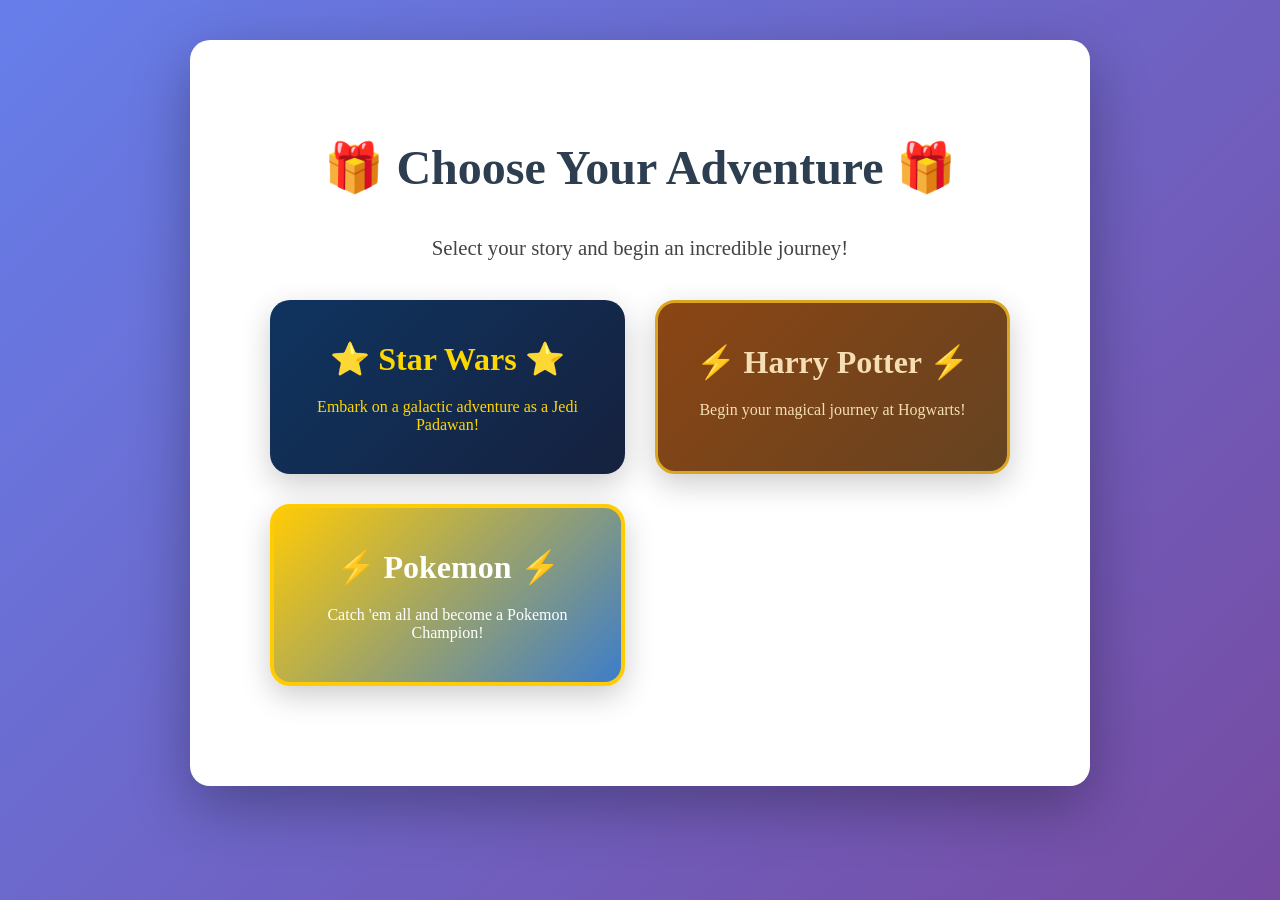
<file: index.html>
<!DOCTYPE html>
<html lang="en">
<head>
    <meta charset="UTF-8">
    <meta name="viewport" content="width=device-width, initial-scale=1.0">
    <title>Choose Your Adventure</title>
    <link rel="stylesheet" href="styles.css">
    <style>
        .landing-page {
            text-align: center;
            padding: 60px 40px;
        }
        .landing-page h1 {
            font-size: 3em;
            margin-bottom: 40px;
            color: #2c3e50;
        }
        .theme-options {
            display: grid;
            grid-template-columns: repeat(auto-fit, minmax(250px, 1fr));
            gap: 30px;
            margin-top: 40px;
        }
        .theme-card {
            background: white;
            border-radius: 20px;
            padding: 40px 20px;
            box-shadow: 0 10px 30px rgba(0, 0, 0, 0.2);
            transition: transform 0.3s ease;
            cursor: pointer;
            text-decoration: none;
            color: inherit;
        }
        .theme-card:hover {
            transform: translateY(-10px);
            box-shadow: 0 15px 40px rgba(0, 0, 0, 0.3);
        }
        .theme-card h2 {
            font-size: 2em;
            margin-bottom: 20px;
        }
        .theme-card.star-wars {
            background: linear-gradient(135deg, #0f3460 0%, #16213e 100%);
            color: #ffd700;
        }
        .theme-card.harry-potter {
            background: linear-gradient(135deg, #8b4513 0%, #654321 100%);
            color: #f5deb3;
            border: 3px solid #daa520;
        }
        .theme-card.pokemon {
            background: linear-gradient(135deg, #ffcb05 0%, #3d7dca 100%);
            color: #fff;
            border: 4px solid #ffcb05;
        }
    </style>
</head>
<body>
    <div id="app">
        <div id="story-container">
            <div class="landing-page">
                <h1>🎁 Choose Your Adventure 🎁</h1>
                <p style="font-size: 1.3em; margin-bottom: 40px; color: #444;">
                    Select your story and begin an incredible journey!
                </p>
                <div class="theme-options">
                    <a href="starwars.html" class="theme-card star-wars">
                        <h2>⭐ Star Wars ⭐</h2>
                        <p>Embark on a galactic adventure as a Jedi Padawan!</p>
                    </a>
                    <a href="harrypotter.html" class="theme-card harry-potter">
                        <h2>⚡ Harry Potter ⚡</h2>
                        <p>Begin your magical journey at Hogwarts!</p>
                    </a>
                    <a href="pokemon.html" class="theme-card pokemon">
                        <h2>⚡ Pokemon ⚡</h2>
                        <p>Catch 'em all and become a Pokemon Champion!</p>
                    </a>
                </div>
            </div>
        </div>
    </div>
</body>
</html>
</file>
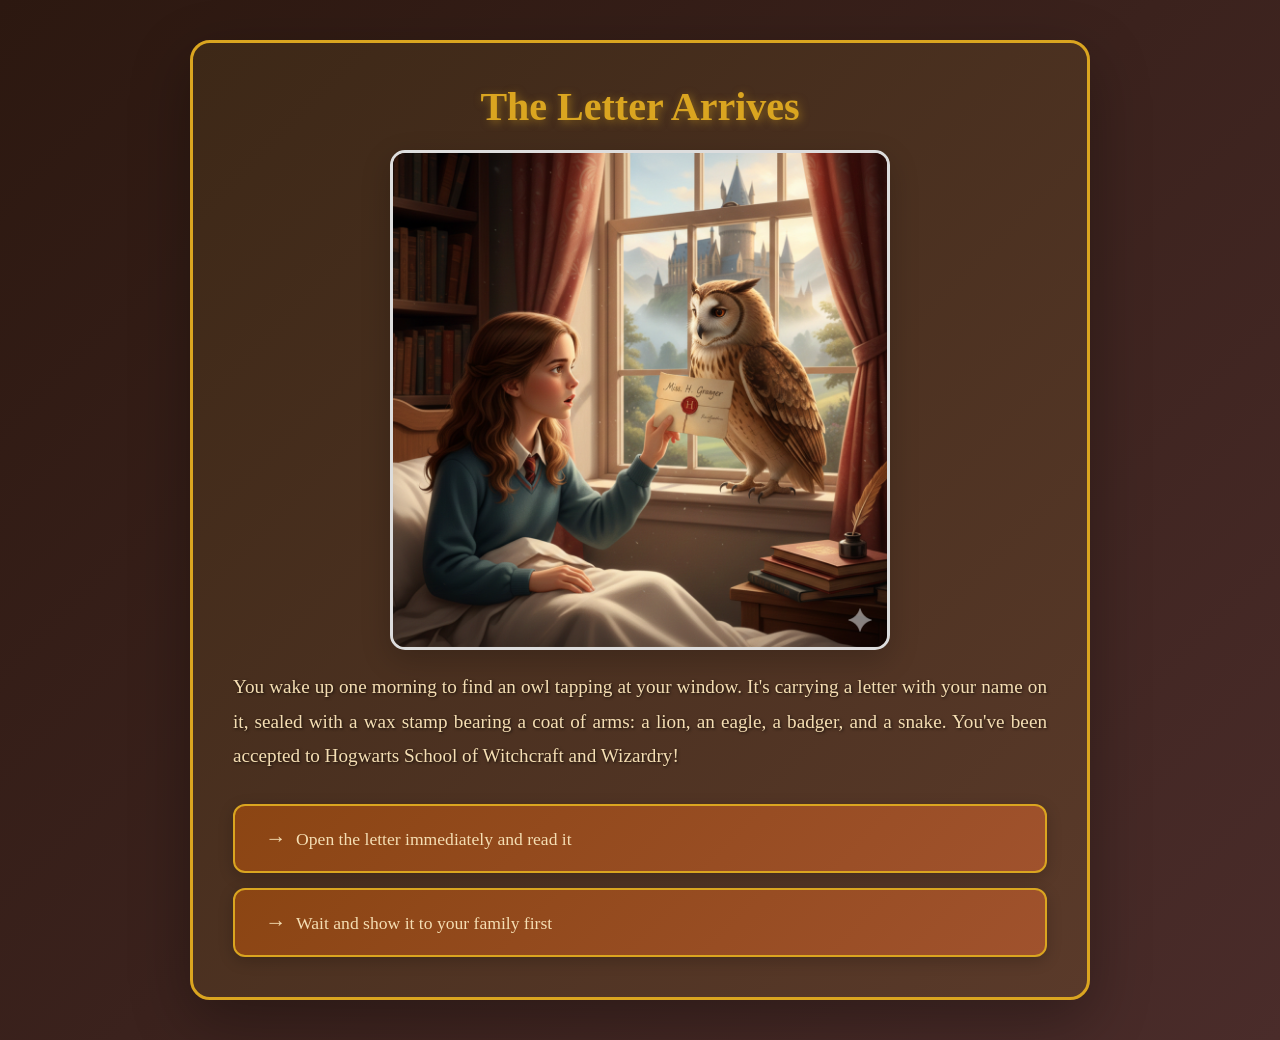
<file: harrypotter.html>
<!DOCTYPE html>
<html lang="en">
<head>
    <meta charset="UTF-8">
    <meta name="viewport" content="width=device-width, initial-scale=1.0">
    <title>Harry Potter Adventure</title>
    <link rel="stylesheet" href="styles.css">
</head>
<body>
    <div id="app">
        <div id="story-container">
            <!-- Story content will be dynamically loaded here -->
        </div>
    </div>
    <script>
        // Set theme before scripts load
        window.themeInitialized = true;
        window.currentTheme = 'harrypotter';
    </script>
    <script src="stories.js"></script>
    <script src="app.js"></script>
    <script>
        // Load story for this specific theme
        function initStory() {
            document.body.className = 'harry-potter';
            if (typeof router !== 'undefined' && typeof stories !== 'undefined' && stories.harrypotter) {
                router.loadStory('harrypotter', 'start');
            } else {
                // Wait a bit longer if scripts aren't ready
                setTimeout(initStory, 50);
            }
        }
        
        if (document.readyState === 'loading') {
            document.addEventListener('DOMContentLoaded', initStory);
        } else {
            initStory();
        }
    </script>
</body>
</html>
</file>
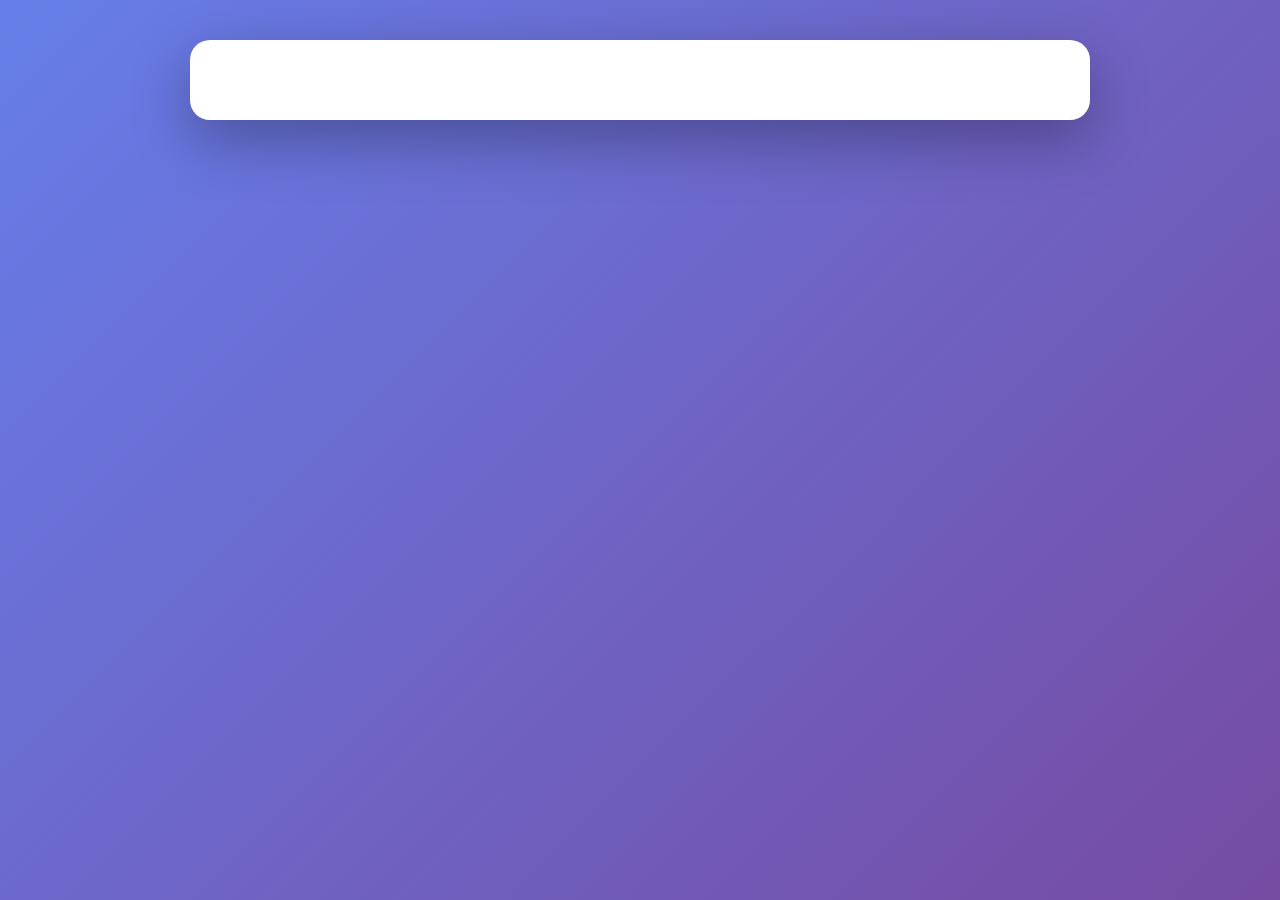
<file: minecraft.html>
<!DOCTYPE html>
<html lang="en">
<head>
    <meta charset="UTF-8">
    <meta name="viewport" content="width=device-width, initial-scale=1.0">
    <title>Minecraft Adventure</title>
    <link rel="stylesheet" href="styles.css">
</head>
<body>
    <div id="app">
        <div id="story-container">
            <!-- Story content will be dynamically loaded here -->
        </div>
    </div>
    <script>
        // Set theme before scripts load
        window.themeInitialized = true;
        window.currentTheme = 'minecraft';
    </script>
    <script src="stories.js"></script>
    <script src="app.js"></script>
    <script>
        // Load story for this specific theme
        function initStory() {
            document.body.className = 'minecraft';
            if (typeof router !== 'undefined' && typeof stories !== 'undefined' && stories.minecraft) {
                router.loadStory('minecraft', 'start');
            } else {
                // Wait a bit longer if scripts aren't ready
                setTimeout(initStory, 50);
            }
        }
        
        if (document.readyState === 'loading') {
            document.addEventListener('DOMContentLoaded', initStory);
        } else {
            initStory();
        }
    </script>
</body>
</html>
</file>
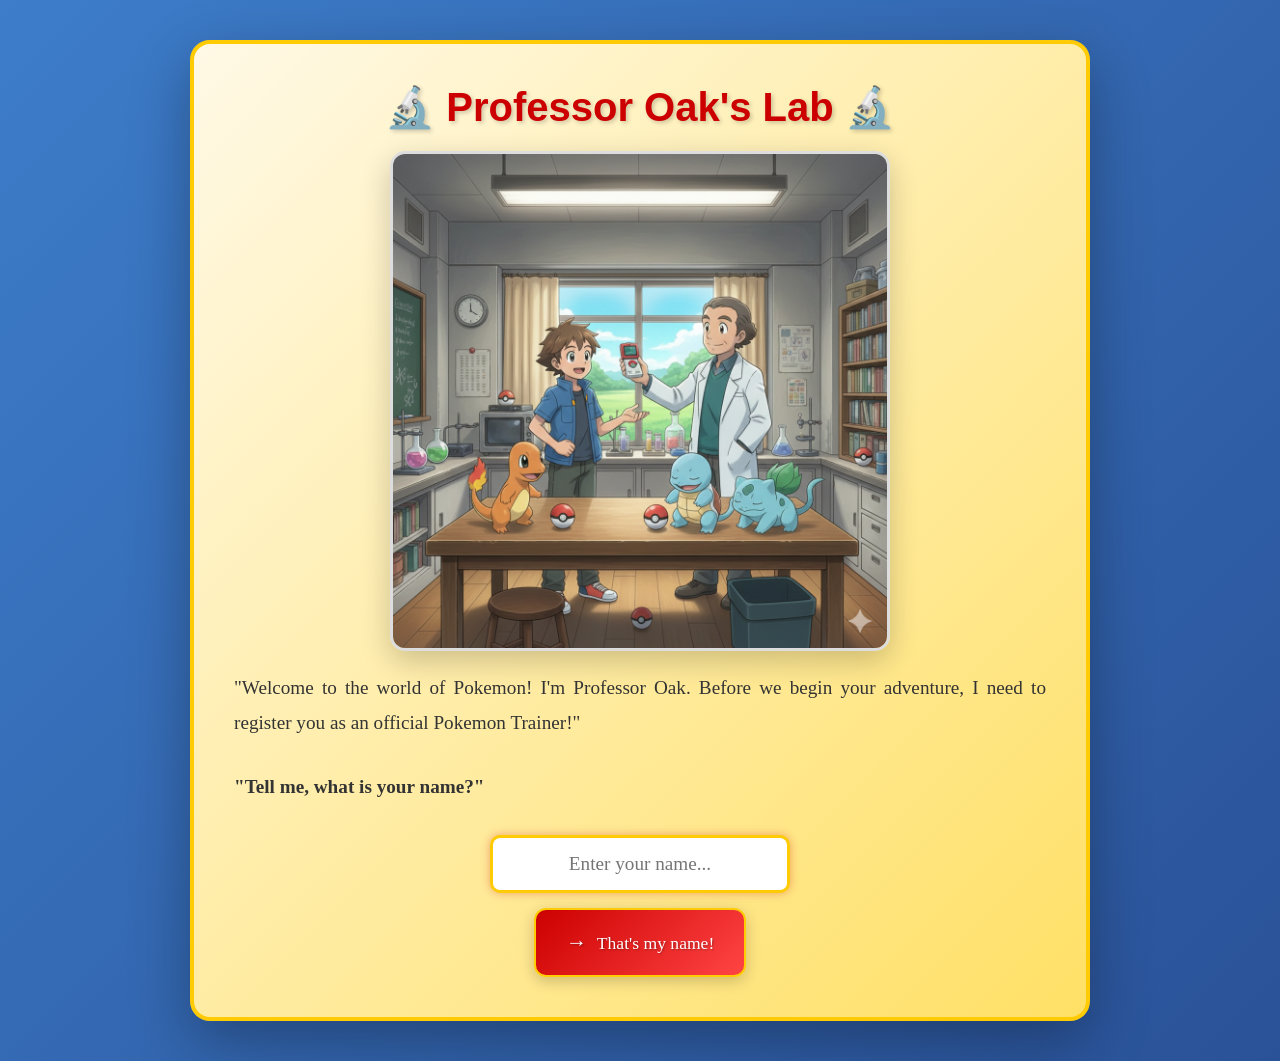
<file: pokemon.html>
<!DOCTYPE html>
<html lang="en">
<head>
    <meta charset="UTF-8">
    <meta name="viewport" content="width=device-width, initial-scale=1.0">
    <title>Pokemon Adventure</title>
    <link rel="stylesheet" href="styles.css">
</head>
<body>
    <div id="app">
        <div id="story-container">
            <!-- Story content will be dynamically loaded here -->
        </div>
    </div>
    <script>
        // Set theme before scripts load
        window.themeInitialized = true;
        window.currentTheme = 'pokemon';
    </script>
    <script src="stories.js"></script>
    <script src="app.js"></script>
    <!-- Load the YouTube IFrame Player API code asynchronously -->
    <script>
        var tag = document.createElement('script');
        tag.src = "https://www.youtube.com/iframe_api";
        var firstScriptTag = document.getElementsByTagName('script')[0];
        firstScriptTag.parentNode.insertBefore(tag, firstScriptTag);

        function onYouTubeIframeAPIReady() {
            // YouTube API is ready - player will be initialized when needed
            window.rickrollPlayerReady = true;
        }
        
        // Load story for this specific theme
        function initStory() {
            document.body.className = 'pokemon';
            if (typeof router !== 'undefined' && typeof stories !== 'undefined' && stories.pokemon) {
                router.loadStory('pokemon', 'start');
            } else {
                // Wait a bit longer if scripts aren't ready
                setTimeout(initStory, 50);
            }
        }
        
        if (document.readyState === 'loading') {
            document.addEventListener('DOMContentLoaded', initStory);
        } else {
            initStory();
        }
    </script>
</body>
</html>
</file>
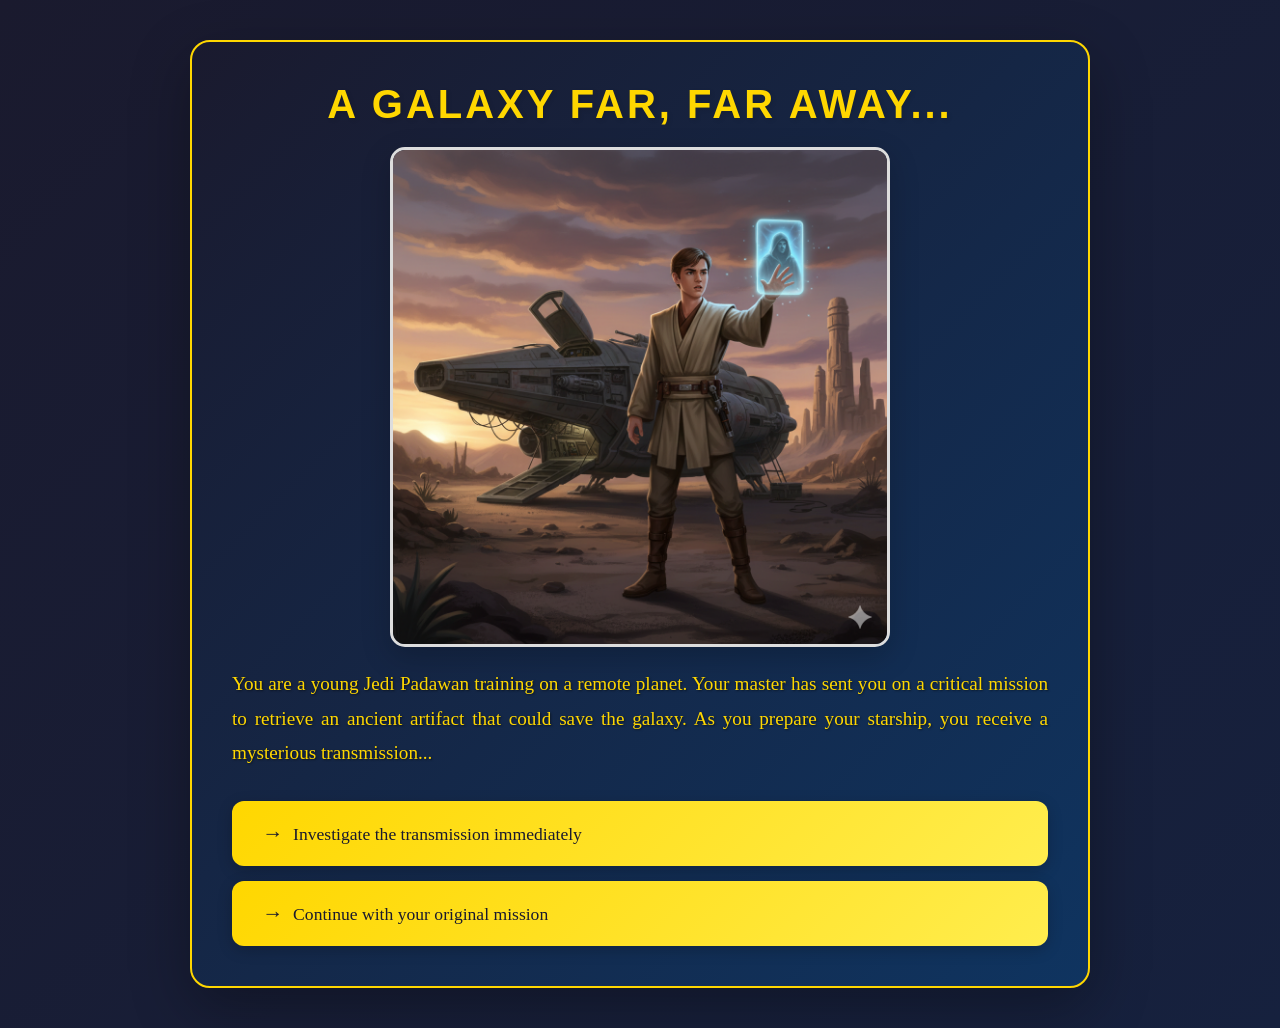
<file: starwars.html>
<!DOCTYPE html>
<html lang="en">
<head>
    <meta charset="UTF-8">
    <meta name="viewport" content="width=device-width, initial-scale=1.0">
    <title>Star Wars Adventure</title>
    <link rel="stylesheet" href="styles.css">
</head>
<body>
    <div id="app">
        <div id="story-container">
            <!-- Story content will be dynamically loaded here -->
        </div>
    </div>
    <script>
        // Set theme before scripts load
        window.themeInitialized = true;
        window.currentTheme = 'starwars';
    </script>
    <script src="stories.js"></script>
    <script src="app.js"></script>
    <script>
        // Load story for this specific theme
        function initStory() {
            document.body.className = 'star-wars';
            if (typeof router !== 'undefined' && typeof stories !== 'undefined' && stories.starwars) {
                router.loadStory('starwars', 'start');
            } else {
                // Wait a bit longer if scripts aren't ready
                setTimeout(initStory, 50);
            }
        }
        
        if (document.readyState === 'loading') {
            document.addEventListener('DOMContentLoaded', initStory);
        } else {
            initStory();
        }
    </script>
</body>
</html>
</file>
<file: styles.css>
* {
    margin: 0;
    padding: 0;
    box-sizing: border-box;
}

body {
    font-family: 'Georgia', 'Times New Roman', serif;
    background: linear-gradient(135deg, #667eea 0%, #764ba2 100%);
    min-height: 100vh;
    padding: 20px;
    color: #333;
}

#app {
    max-width: 900px;
    margin: 0 auto;
}

#story-container {
    background: white;
    border-radius: 20px;
    box-shadow: 0 20px 60px rgba(0, 0, 0, 0.3);
    padding: 40px;
    margin: 20px 0;
    animation: fadeIn 0.5s ease-in;
}

@keyframes fadeIn {
    from {
        opacity: 0;
        transform: translateY(20px);
    }
    to {
        opacity: 1;
        transform: translateY(0);
    }
}

.image-wrapper {
    display: flex;
    justify-content: center;
    align-items: center;
    width: 100%;
    margin: 20px 0;
}

.story-image {
    width: auto;
    max-width: 100%;
    max-width: min(500px, 90vw);
    height: auto;
    max-height: 500px;
    object-fit: contain;
    border-radius: 15px;
    display: block;
    box-shadow: 0 10px 30px rgba(0, 0, 0, 0.2);
    border: 3px solid #ddd;
    background: transparent;
}

.image-placeholder {
    width: 100%;
    max-width: min(500px, 90vw);
    min-height: 200px;
    aspect-ratio: 1 / 1;
    border-radius: 15px;
    display: flex;
    align-items: center;
    justify-content: center;
    box-shadow: 0 10px 30px rgba(0, 0, 0, 0.2);
    background: linear-gradient(135deg, #f5f7fa 0%, #c3cfe2 100%);
    border: 3px solid #ddd;
    color: #999;
    font-size: 18px;
}

.story-title {
    font-size: 2.5em;
    margin-bottom: 20px;
    text-align: center;
    color: #2c3e50;
    text-shadow: 2px 2px 4px rgba(0, 0, 0, 0.1);
}

.story-text {
    font-size: 1.2em;
    line-height: 1.8;
    margin-bottom: 30px;
    color: #444;
    text-align: justify;
}

.decisions {
    display: flex;
    flex-direction: column;
    gap: 15px;
    margin-top: 30px;
}

.decision-button {
    background: linear-gradient(135deg, #667eea 0%, #764ba2 100%);
    color: white;
    border: none;
    padding: 20px 30px;
    font-size: 1.1em;
    border-radius: 12px;
    cursor: pointer;
    transition: all 0.3s ease;
    font-family: 'Georgia', serif;
    text-align: left;
    box-shadow: 0 4px 15px rgba(0, 0, 0, 0.2);
    position: relative;
    overflow: hidden;
}

.decision-button:hover {
    transform: translateY(-2px);
    box-shadow: 0 6px 20px rgba(0, 0, 0, 0.3);
    background: linear-gradient(135deg, #764ba2 0%, #667eea 100%);
}

.decision-button:active {
    transform: translateY(0);
}

.decision-button::before {
    content: "→";
    margin-right: 10px;
    font-size: 1.2em;
}

/* Theme-specific styles */
.star-wars {
    background: linear-gradient(135deg, #1a1a2e 0%, #16213e 100%);
}

.star-wars #story-container {
    background: linear-gradient(135deg, #1a1a2e 0%, #0f3460 100%);
    color: #ffd700;
    border: 2px solid #ffd700;
}

.star-wars .story-title {
    color: #ffd700;
    font-family: 'Arial Black', sans-serif;
    text-transform: uppercase;
    letter-spacing: 3px;
}

.star-wars .story-text {
    color: #ffd700;
    text-shadow: 1px 1px 2px rgba(0, 0, 0, 0.5);
}

.star-wars .decision-button {
    background: linear-gradient(135deg, #ffd700 0%, #ffed4e 100%);
    color: #1a1a2e;
}

.star-wars .decision-button:hover {
    background: linear-gradient(135deg, #ffed4e 0%, #ffd700 100%);
}

.harry-potter {
    background: linear-gradient(135deg, #2c1810 0%, #4a2c2a 100%);
}

.harry-potter #story-container {
    background: linear-gradient(135deg, #3d2817 0%, #5a3a2a 100%);
    color: #f5deb3;
    border: 3px solid #daa520;
}

.harry-potter .story-title {
    color: #daa520;
    font-family: 'Garamond', serif;
    text-shadow: 2px 2px 8px rgba(218, 165, 32, 0.5);
}

.harry-potter .story-text {
    color: #f5deb3;
    text-shadow: 1px 1px 3px rgba(0, 0, 0, 0.7);
}

.harry-potter .decision-button {
    background: linear-gradient(135deg, #8b4513 0%, #a0522d 100%);
    color: #f5deb3;
    border: 2px solid #daa520;
}

.harry-potter .decision-button:hover {
    background: linear-gradient(135deg, #a0522d 0%, #8b4513 100%);
}

.pokemon {
    background: linear-gradient(135deg, #3d7dca 0%, #2a5298 100%);
}

.pokemon #story-container {
    background: linear-gradient(135deg, #fff9e6 0%, #ffe066 100%);
    color: #2a5298;
    border: 4px solid #ffcb05;
}

.pokemon .story-title {
    color: #cc0000;
    font-family: 'Arial Black', sans-serif;
    text-shadow: 2px 2px 4px rgba(0, 0, 0, 0.2);
}

.pokemon .story-text {
    color: #333;
}

.pokemon .decision-button {
    background: linear-gradient(135deg, #cc0000 0%, #ff4444 100%);
    color: #fff;
    border: 2px solid #ffcb05;
    text-shadow: 1px 1px 2px rgba(0, 0, 0, 0.3);
}

.pokemon .decision-button:hover {
    background: linear-gradient(135deg, #ff4444 0%, #cc0000 100%);
}

/* Gift reveal page */
.gift-reveal {
    text-align: center;
    padding: 40px;
}

.gift-reveal h1 {
    font-size: 3em;
    margin-bottom: 30px;
    color: #2c3e50;
    word-wrap: break-word;
    overflow-wrap: break-word;
}

.gift-reveal .gift-image {
    width: 100%;
    max-width: 500px;
    height: auto;
    max-height: 400px;
    margin: 30px auto;
    border-radius: 15px;
    box-shadow: 0 15px 40px rgba(0, 0, 0, 0.3);
    background: linear-gradient(135deg, #f5f7fa 0%, #c3cfe2 100%);
    border: 3px solid #ddd;
    display: flex;
    align-items: center;
    justify-content: center;
    color: #999;
    font-size: 20px;
    object-fit: contain;
}

.gift-reveal .gift-description {
    font-size: 1.5em;
    line-height: 1.8;
    margin: 30px 0;
    color: #444;
}

/* Theme-specific gift reveal text colors */
.star-wars .gift-reveal h1,
.star-wars .gift-reveal .gift-description {
    color: #ffd700;
    text-shadow: 1px 1px 2px rgba(0, 0, 0, 0.5);
}

.harry-potter .gift-reveal h1,
.harry-potter .gift-reveal .gift-description {
    color: #f5deb3;
    text-shadow: 1px 1px 3px rgba(0, 0, 0, 0.7);
}

.pokemon .gift-reveal h1,
.pokemon .gift-reveal .gift-description {
    color: #cc0000;
}

.gift-options {
    display: flex;
    flex-direction: column;
    gap: 20px;
    margin-top: 40px;
}

.gift-option {
    background: linear-gradient(135deg, #667eea 0%, #764ba2 100%);
    color: white;
    padding: 25px;
    border-radius: 15px;
    cursor: pointer;
    transition: all 0.3s ease;
    font-size: 1.3em;
    box-shadow: 0 5px 20px rgba(0, 0, 0, 0.2);
}

.gift-option:hover {
    transform: scale(1.05);
    box-shadow: 0 8px 30px rgba(0, 0, 0, 0.3);
}

.gift-selected {
    background: linear-gradient(135deg, #11998e 0%, #38ef7d 100%);
    animation: pulse 0.5s ease;
}

@keyframes pulse {
    0%, 100% {
        transform: scale(1);
    }
    50% {
        transform: scale(1.05);
    }
}

.final-gift-reveal {
    text-align: center;
    padding: 60px 40px;
}

.start-over-button {
    margin-top: 40px;
    text-align: center;
}

.final-gift-reveal h1 {
    font-size: 3.5em;
    margin-bottom: 30px;
    color: #2c3e50;
    animation: bounce 1s ease;
    word-wrap: break-word;
    overflow-wrap: break-word;
}

/* Theme-specific final gift reveal colors */
.star-wars .final-gift-reveal h1,
.star-wars .final-gift-reveal .gift-name,
.star-wars .final-gift-reveal .gift-message {
    color: #ffd700;
    text-shadow: 1px 1px 2px rgba(0, 0, 0, 0.5);
}

.harry-potter .final-gift-reveal h1,
.harry-potter .final-gift-reveal .gift-name,
.harry-potter .final-gift-reveal .gift-message {
    color: #f5deb3;
    text-shadow: 1px 1px 3px rgba(0, 0, 0, 0.7);
}

.pokemon .final-gift-reveal h1,
.pokemon .final-gift-reveal .gift-name,
.pokemon .final-gift-reveal .gift-message {
    color: #cc0000;
}

@keyframes bounce {
    0%, 20%, 50%, 80%, 100% {
        transform: translateY(0);
    }
    40% {
        transform: translateY(-20px);
    }
    60% {
        transform: translateY(-10px);
    }
}

.final-gift-reveal .gift-name {
    font-size: 2.5em;
    color: #667eea;
    margin: 30px 0;
    font-weight: bold;
}

.final-gift-reveal .gift-message {
    font-size: 1.4em;
    line-height: 1.8;
    margin: 30px 0;
    color: #444;
}

/* Ensure good contrast for gift reveal sections in themed pages */
.star-wars .gift-reveal,
.star-wars .final-gift-reveal {
    color: #ffd700;
}

.harry-potter .gift-reveal,
.harry-potter .final-gift-reveal {
    color: #f5deb3;
}

.pokemon .gift-reveal,
.pokemon .final-gift-reveal {
    color: #cc0000;
}

/* Responsive design */
@media (max-width: 768px) {
    #story-container {
        padding: 20px;
    }
    
    .story-title {
        font-size: 1.8em;
    }
    
    .story-text {
        font-size: 1em;
    }
    
    .decision-button {
        padding: 15px 20px;
        font-size: 1em;
    }
    
    .story-image {
        max-height: 300px;
    }
    
    .gift-reveal .gift-image {
        max-height: 250px;
    }
    
    .image-placeholder {
        min-height: 150px;
    }
    
    .gift-reveal h1 {
        font-size: 1.8em;
    }
    
    .gift-reveal .gift-description {
        font-size: 1.1em;
    }
    
    .final-gift-reveal h1 {
        font-size: 2em;
    }
    
    .final-gift-reveal .gift-name {
        font-size: 1.8em;
    }
    
    .final-gift-reveal .gift-message {
        font-size: 1.1em;
    }
    
    .gift-option {
        font-size: 1em;
        padding: 20px;
    }
    
    .trainer-name-input {
        font-size: 1em;
        padding: 12px 15px;
    }
    
    .rickroll-notice {
        font-size: 1em;
        padding: 15px;
    }
}

/* Pokemon Name Entry */
.name-entry {
    text-align: center;
}

.name-input-container {
    display: flex;
    flex-direction: column;
    gap: 15px;
    margin-top: 30px;
    align-items: center;
}

.trainer-name-input {
    font-size: 1.2em;
    padding: 15px 20px;
    border: 3px solid #ffcb05;
    border-radius: 10px;
    text-align: center;
    max-width: 300px;
    width: 100%;
    font-family: 'Georgia', serif;
    background: #fff;
    color: #333;
}

.trainer-name-input:focus {
    outline: none;
    border-color: #cc0000;
    box-shadow: 0 0 10px rgba(204, 0, 0, 0.3);
}

.pokemon .trainer-name-input {
    border-color: #ffcb05;
}

/* Rickroll Easter Egg */
.rickroll-reveal,
.rickroll-playing {
    text-align: center;
}

.congrats-title {
    font-size: 1.8em;
    white-space: nowrap;
    margin-bottom: 0.2em;
}

.congrats-name {
    font-size: 1.5em;
    word-wrap: break-word;
    word-break: break-word;
    overflow-wrap: break-word;
    hyphens: auto;
    margin-top: 0;
    margin-bottom: 0.5em;
    max-width: 100%;
    padding: 0 10px;
}

.rickroll-notice {
    background: linear-gradient(135deg, #cc0000 0%, #ff4444 100%);
    color: #fff;
    padding: 20px;
    border-radius: 10px;
    font-size: 1.3em;
    margin: 20px 0;
    animation: pulse-notice 1s ease infinite;
}

@keyframes pulse-notice {
    0%, 100% {
        transform: scale(1);
    }
    50% {
        transform: scale(1.02);
    }
}

.rickroll-button {
    font-size: 1.3em;
    padding: 20px 40px;
    margin-top: 20px;
    animation: pulse-button 1.5s ease infinite;
}

@keyframes pulse-button {
    0%, 100% {
        transform: scale(1);
        box-shadow: 0 5px 20px rgba(204, 0, 0, 0.4);
    }
    50% {
        transform: scale(1.05);
        box-shadow: 0 8px 30px rgba(204, 0, 0, 0.6);
    }
}

.rickroll-container {
    margin: 20px auto;
    max-width: 560px;
    border-radius: 15px;
    overflow: hidden;
    box-shadow: 0 10px 30px rgba(0, 0, 0, 0.3);
}

.rickroll-container iframe {
    display: block;
}

#video-wrapper {
    text-align: center;
}

#player {
    margin: 0 auto;
    max-width: 560px;
    width: 100%;
}

@media (max-width: 480px) {
    .congrats-title {
        font-size: 1.4em;
    }
    
    .congrats-name {
        font-size: 1.2em;
    }
    
    .rickroll-notice {
        font-size: 1em;
        padding: 15px;
    }
    
    .rickroll-button {
        font-size: 1.1em;
        padding: 15px 25px;
    }
}
</file>
